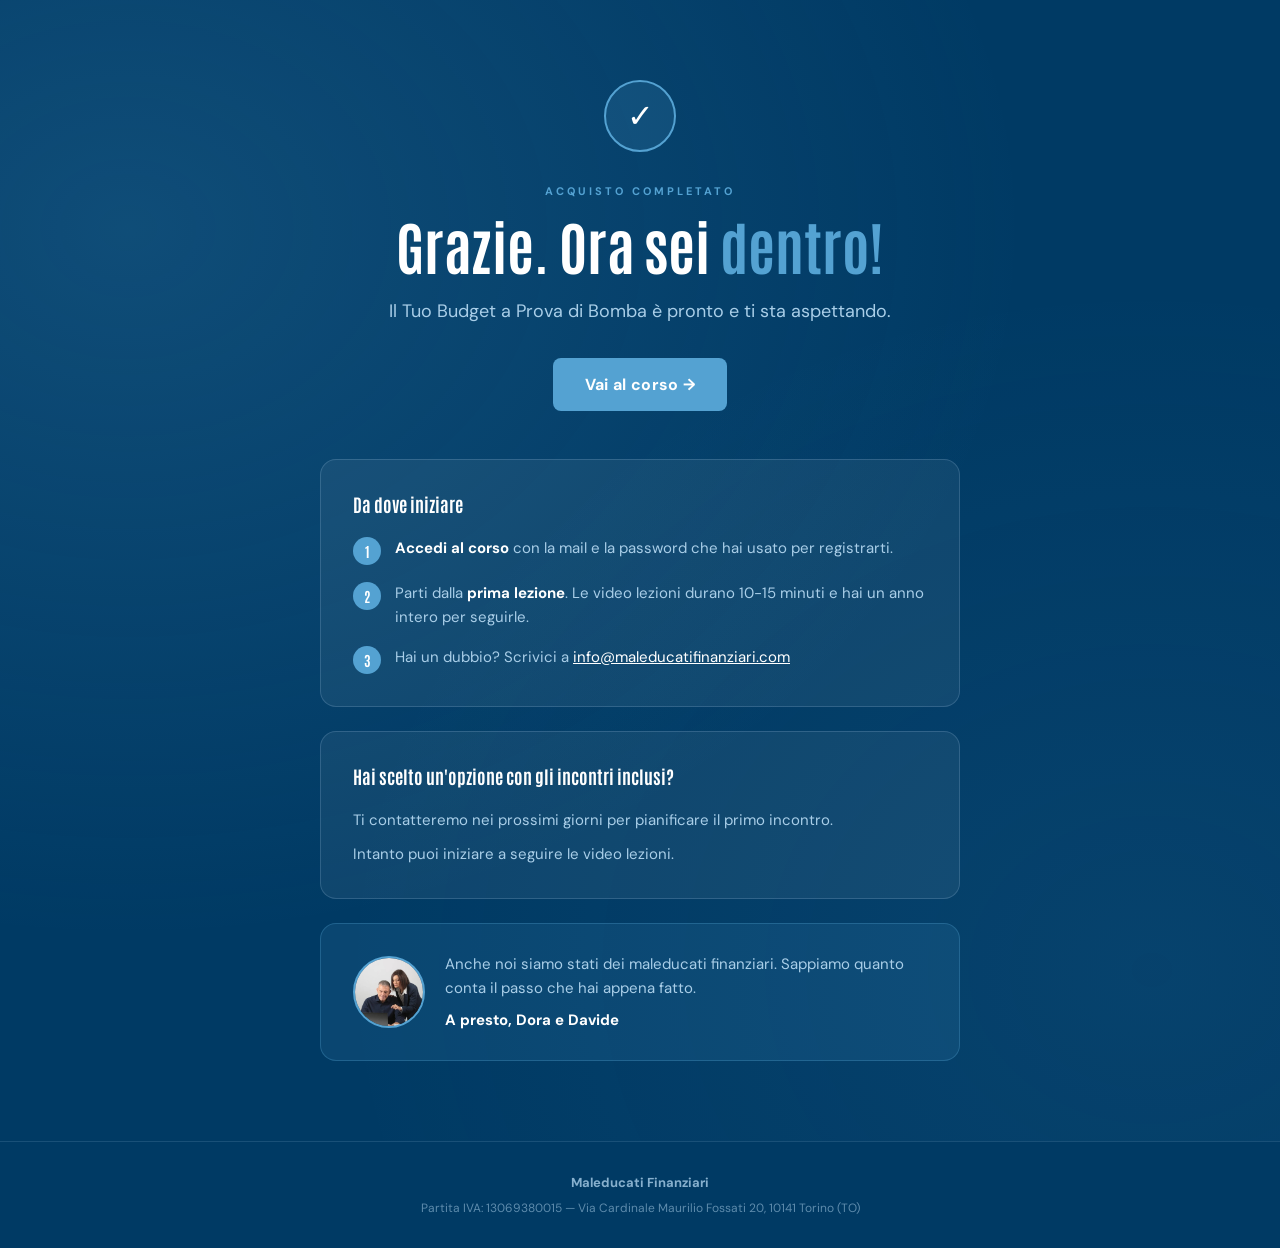
<file: thank-you.html>
<!DOCTYPE html>
<html lang="it">
<head>
  <meta charset="UTF-8">
  <meta name="viewport" content="width=device-width, initial-scale=1.0">
  <meta name="robots" content="noindex, nofollow">
  <title>Grazie! Il tuo corso ti aspetta — Maleducati Finanziari</title>

  <!-- Meta Pixel Code -->
  <script>
  !function(f,b,e,v,n,t,s){if(f.fbq)return;n=f.fbq=function(){n.callMethod?
  n.callMethod.apply(n,arguments):n.queue.push(arguments)};
  if(!f._fbq)f._fbq=n;n.push=n;n.loaded=!0;n.version='2.0';
  n.queue=[];t=b.createElement(e);t.async=!0;
  t.src=v;s=b.getElementsByTagName(e)[0];
  s.parentNode.insertBefore(t,s)}(window,document,'script',
  'https://connect.facebook.net/en_US/fbevents.js');
  fbq('init', '1484404588815255');
  fbq('track', 'PageView');

  // Evento Purchase: l'opzione arriva dall'indirizzo (?piano=plus, extra o premium).
  // Senza indicazione si conta come Plus, il valore più basso.
  (function () {
    // Prezzi di ogni lancio: da aggiornare insieme a quelli di Esmerise
    var FINE_VANTAGGIO = new Date('2026-11-04T00:00:00+01:00');
    var PREZZI = {
      plus:    { vantaggio: 147, pieno: 187 },
      extra:   { vantaggio: 237, pieno: 277 },
      premium: { vantaggio: 297, pieno: 337 }
    };

    // Le prove in locale non devono finire tra le vendite su Meta
    if (location.hostname !== 'budget.maleducatifinanziari.com') return;

    var piano = new URLSearchParams(location.search).get('piano');
    if (!PREZZI[piano]) piano = 'plus';

    // Se la pagina viene ricaricata la vendita non si conta due volte
    var chiave = 'mf-purchase-' + piano;
    try {
      if (localStorage.getItem(chiave)) return;
      localStorage.setItem(chiave, '1');
    } catch (e) {}

    var fascia = new Date() < FINE_VANTAGGIO ? 'vantaggio' : 'pieno';
    fbq('track', 'Purchase', {
      value: PREZZI[piano][fascia],
      currency: 'EUR',
      content_name: 'Il Tuo Budget a Prova di Bomba - ' + piano
    });
  })();
  </script>
  <noscript><img height="1" width="1" style="display:none"
  src="https://www.facebook.com/tr?id=1484404588815255&ev=PageView&noscript=1"
  /></noscript>
  <!-- Fine Meta Pixel Code -->

  <link rel="preconnect" href="https://fonts.googleapis.com">
  <link rel="preconnect" href="https://fonts.gstatic.com" crossorigin>
  <link href="https://fonts.googleapis.com/css2?family=Antonio:wght@400;700&family=DM+Sans:ital,wght@0,400;0,500;0,600;1,400&display=swap" rel="stylesheet">

  <style>
    *, *::before, *::after { box-sizing: border-box; margin: 0; padding: 0; }
    html { scroll-behavior: smooth; }

    :root {
      --mf-navy:       #003a64;
      --mf-blue:       #54a2d2;
      --mf-light:      #a9cee8;
      --mf-white:      #ffffff;
      --mf-font-title: 'Antonio', sans-serif;
      --mf-font-body:  'DM Sans', sans-serif;
    }

    body {
      font-family: var(--mf-font-body);
      color: var(--mf-navy);
      background: var(--mf-white);
      -webkit-font-smoothing: antialiased;
      min-height: 100vh;
      display: flex;
      flex-direction: column;
    }

    a { text-decoration: none; color: inherit; }

    /* ============================================================
       HERO
       ============================================================ */
    .mf-hero {
      flex: 1;
      background:
        radial-gradient(ellipse at 10% 20%, rgba(84, 162, 210, 0.18) 0%, transparent 55%),
        radial-gradient(ellipse at 90% 85%, rgba(84, 162, 210, 0.08) 0%, transparent 50%),
        var(--mf-navy);
      display: flex;
      align-items: center;
      justify-content: center;
      padding: 80px 24px;
      text-align: center;
    }

    .mf-hero-inner {
      max-width: 640px;
      width: 100%;
    }

    .mf-checkmark {
      width: 72px;
      height: 72px;
      background: rgba(84, 162, 210, 0.15);
      border: 2px solid var(--mf-blue);
      border-radius: 50%;
      display: flex;
      align-items: center;
      justify-content: center;
      margin: 0 auto 32px;
      font-size: 32px;
      color: var(--mf-white);
    }

    .mf-hero-label {
      font-family: var(--mf-font-body);
      font-size: 11px;
      font-weight: 700;
      letter-spacing: 3px;
      text-transform: uppercase;
      color: var(--mf-blue);
      margin-bottom: 16px;
      display: block;
    }

    .mf-hero h1 {
      font-family: var(--mf-font-title);
      font-size: clamp(36px, 5vw, 58px);
      font-weight: 700;
      color: var(--mf-white);
      line-height: 1.08;
      margin-bottom: 20px;
    }

    .mf-hero h1 em {
      font-style: normal;
      color: var(--mf-blue);
    }

    .mf-hero-subtitle {
      font-size: 18px;
      color: var(--mf-light);
      line-height: 1.65;
      margin-bottom: 32px;
    }

    .mf-btn {
      display: inline-block;
      background: var(--mf-blue);
      color: var(--mf-white);
      font-family: var(--mf-font-body);
      font-size: 16px;
      font-weight: 700;
      padding: 16px 32px;
      border-radius: 8px;
      letter-spacing: 0.3px;
      margin-bottom: 48px;
      transition: background 0.2s ease;
    }

    .mf-btn:hover { background: #3d8ab8; }

    /* ============================================================
       CARD PRIMI PASSI
       ============================================================ */
    .mf-card {
      background: rgba(255, 255, 255, 0.06);
      border: 1px solid rgba(169, 206, 232, 0.2);
      border-radius: 16px;
      padding: 32px;
      text-align: left;
      margin-bottom: 24px;
    }

    .mf-card-title {
      font-family: var(--mf-font-title);
      font-size: 18px;
      font-weight: 700;
      color: var(--mf-white);
      margin-bottom: 20px;
    }

    .mf-card p {
      font-size: 15px;
      color: var(--mf-light);
      line-height: 1.6;
    }

    .mf-card p + p { margin-top: 10px; }

    .mf-steps {
      list-style: none;
      display: flex;
      flex-direction: column;
      gap: 16px;
    }

    .mf-steps li {
      display: flex;
      align-items: flex-start;
      gap: 14px;
      font-size: 15px;
      color: var(--mf-light);
      line-height: 1.6;
    }

    .mf-step-num {
      min-width: 28px;
      height: 28px;
      background: var(--mf-blue);
      border-radius: 50%;
      display: flex;
      align-items: center;
      justify-content: center;
      font-family: var(--mf-font-title);
      font-size: 14px;
      font-weight: 700;
      color: var(--mf-white);
      flex-shrink: 0;
      margin-top: 1px;
    }

    .mf-steps li strong { color: var(--mf-white); }
    .mf-steps a { color: var(--mf-white); text-decoration: underline; }

    /* ============================================================
       FIRMA
       ============================================================ */
    .mf-firma {
      background: rgba(84, 162, 210, 0.12);
      border: 1px solid rgba(84, 162, 210, 0.3);
      border-radius: 16px;
      padding: 28px 32px;
      display: flex;
      align-items: center;
      gap: 20px;
      text-align: left;
    }

    .mf-firma img {
      width: 72px;
      height: 72px;
      border-radius: 50%;
      object-fit: cover;
      object-position: 50% 25%;
      display: block;
      border: 2px solid var(--mf-blue);
      flex-shrink: 0;
    }

    .mf-firma p {
      font-size: 15px;
      color: var(--mf-light);
      line-height: 1.6;
    }

    .mf-firma p + p { margin-top: 8px; }
    .mf-firma strong { color: var(--mf-white); }

    /* ============================================================
       FOOTER
       ============================================================ */
    .mf-footer {
      background: var(--mf-navy);
      border-top: 1px solid rgba(169, 206, 232, 0.15);
      padding: 28px 24px;
      text-align: center;
    }
    .mf-footer p {
      font-family: var(--mf-font-body);
      font-size: 12px;
      color: rgba(169, 206, 232, 0.55);
      line-height: 2;
    }
    .mf-footer strong {
      color: rgba(169, 206, 232, 0.8);
      font-size: 13px;
    }

    @media (max-width: 560px) {
      .mf-firma { flex-direction: column; gap: 12px; }
      .mf-card { padding: 24px 20px; }
      .mf-hero { padding: 60px 20px; }
    }
  </style>
</head>

<body>

  <section class="mf-hero">
    <div class="mf-hero-inner">

      <div class="mf-checkmark">✓</div>
      <span class="mf-hero-label">Acquisto completato</span>
      <h1>Grazie. Ora sei <em>dentro!</em></h1>
      <p class="mf-hero-subtitle">Il Tuo Budget a Prova di Bomba è pronto e ti sta aspettando.</p>

      <a href="https://esmerise.com/maleducatifinanziari/home" class="mf-btn">Vai al corso &rarr;</a>

      <div class="mf-card">
        <div class="mf-card-title">Da dove iniziare</div>
        <ul class="mf-steps">
          <li>
            <span class="mf-step-num">1</span>
            <span><strong>Accedi al corso</strong> con la mail e la password che hai usato per registrarti.</span>
          </li>
          <li>
            <span class="mf-step-num">2</span>
            <span>Parti dalla <strong>prima lezione</strong>. Le video lezioni durano 10-15 minuti e hai un anno intero per seguirle.</span>
          </li>
          <li>
            <span class="mf-step-num">3</span>
            <span>Hai un dubbio? Scrivici a <a href="mailto:info@maleducatifinanziari.com">info@maleducatifinanziari.com</a></span>
          </li>
        </ul>
      </div>

      <div class="mf-card">
        <div class="mf-card-title">Hai scelto un'opzione con gli incontri inclusi?</div>
        <p>Ti contatteremo nei prossimi giorni per pianificare il primo incontro.</p>
        <p>Intanto puoi iniziare a seguire le video lezioni.</p>
      </div>

      <div class="mf-firma">
        <img src="foto-chisiamo.jpg" alt="Dora e Davide">
        <div>
          <p>Anche noi siamo stati dei maleducati finanziari. Sappiamo quanto conta il passo che hai appena fatto.</p>
          <p><strong>A presto, Dora e Davide</strong></p>
        </div>
      </div>

    </div>
  </section>

  <footer class="mf-footer">
    <p>
      <strong>Maleducati Finanziari</strong><br>
      Partita IVA: 13069380015 &mdash; Via Cardinale Maurilio Fossati 20, 10141 Torino (TO)
    </p>
  </footer>

</body>
</html>
</file>
